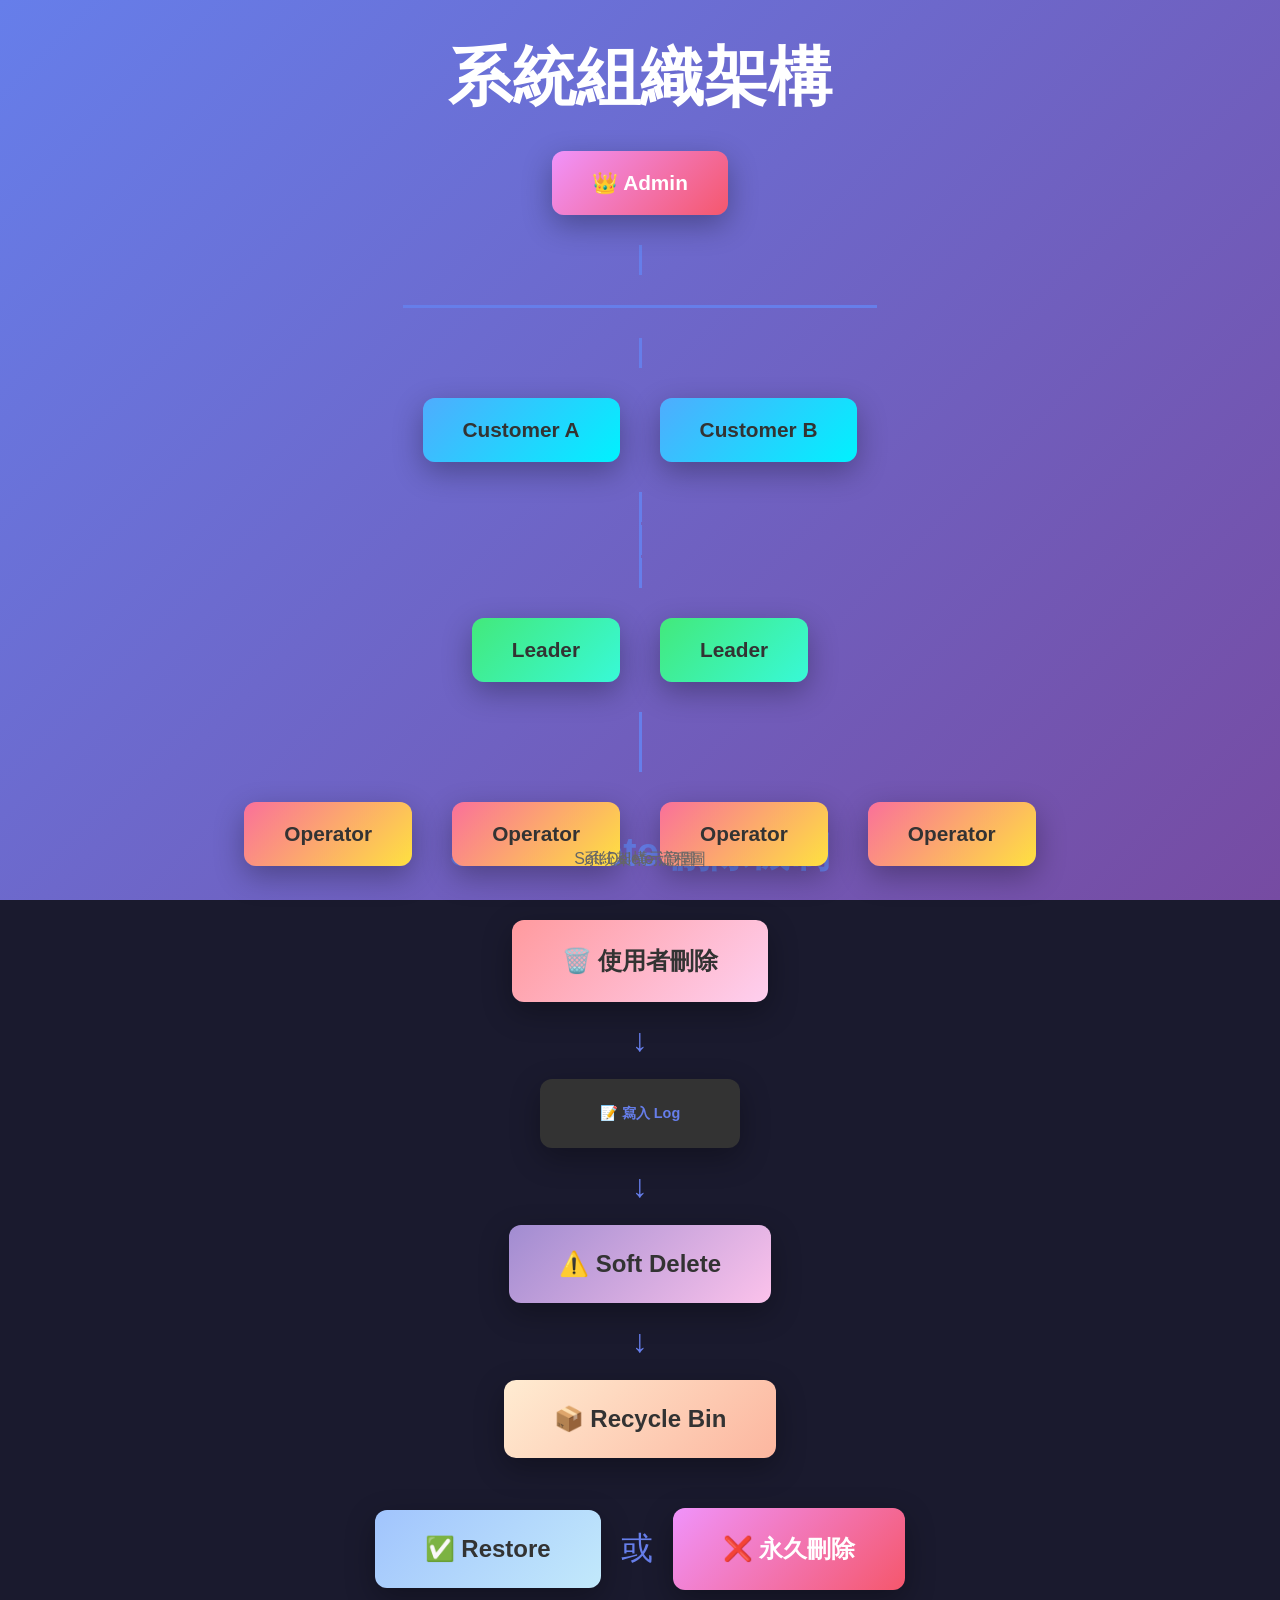
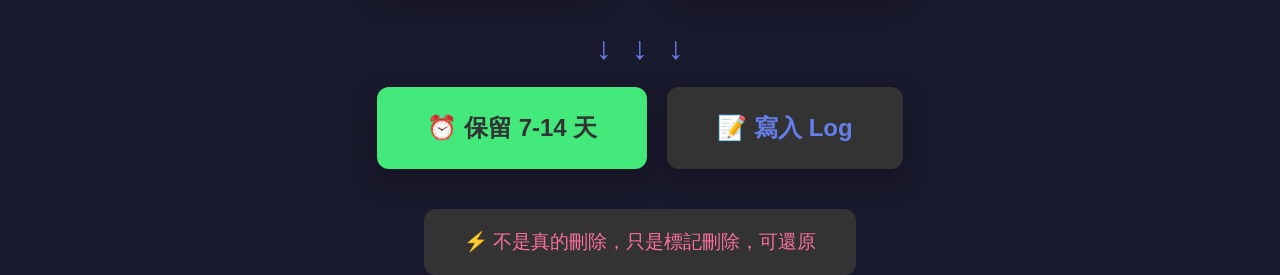
<file: slides/presentation.html>
<!DOCTYPE html>
<html lang="zh-TW">
<head>
  <meta charset="UTF-8">
  <meta name="viewport" content="width=device-width, initial-scale=1.0">
  <title>系統架構投影片</title>
  <style>
    * { margin: 0; padding: 0; box-sizing: border-box; }
    
    body {
      font-family: -apple-system, BlinkMacSystemFont, 'Segoe UI', Roboto, sans-serif;
      background: #1a1a2e;
      color: #fff;
    }
    
    .slide {
      width: 100vw;
      height: 100vh;
      display: flex;
      flex-direction: column;
      justify-content: center;
      align-items: center;
      padding: 60px;
      page-break-after: always;
    }
    
    .slide-title {
      background: linear-gradient(135deg, #667eea 0%, #764ba2 100%);
    }
    
    h1 {
      font-size: 4em;
      margin-bottom: 30px;
      text-align: center;
    }
    
    h2 {
      font-size: 2.5em;
      color: #667eea;
      margin-bottom: 40px;
    }
    
    .org-chart {
      display: flex;
      flex-direction: column;
      align-items: center;
      gap: 30px;
    }
    
    .level {
      display: flex;
      gap: 40px;
      justify-content: center;
      position: relative;
    }
    
    .box {
      background: #fff;
      color: #333;
      padding: 20px 40px;
      border-radius: 12px;
      font-weight: bold;
      font-size: 1.3em;
      text-align: center;
      min-width: 120px;
      box-shadow: 0 10px 30px rgba(0,0,0,0.3);
    }
    
    .box.admin { background: linear-gradient(135deg, #f093fb 0%, #f5576c 100%); color: #fff; }
    .box.customer { background: linear-gradient(135deg, #4facfe 0%, #00f2fe 100%); }
    .box.leader { background: linear-gradient(135deg, #43e97b 0%, #38f9d7 100%); }
    .box.operator { background: linear-gradient(135deg, #fa709a 0%, #fee140 100%); }
    
    .connector {
      width: 3px;
      height: 30px;
      background: #667eea;
      margin: 0 auto;
    }
    
    .connector-h {
      height: 3px;
      background: #667eea;
      width: 60%;
      margin: 0 auto;
    }
    
    .connector-v {
      display: flex;
      flex-direction: column;
      align-items: center;
    }
    
    .flow-chart {
      display: flex;
      flex-direction: column;
      gap: 20px;
      align-items: center;
    }
    
    .flow-box {
      background: #fff;
      color: #333;
      padding: 25px 50px;
      border-radius: 12px;
      font-weight: bold;
      font-size: 1.5em;
      text-align: center;
      min-width: 200px;
      box-shadow: 0 10px 30px rgba(0,0,0,0.3);
    }
    
    .flow-box.delete { background: linear-gradient(135deg, #ff9a9e 0%, #fecfef 100%); }
    .flow-box.soft { background: linear-gradient(135deg, #a18cd1 0%, #fbc2eb 100%); }
    .flow-box.recycle { background: linear-gradient(135deg, #ffecd2 0%, #fcb69f 100%); }
    .flow-box.restore { background: linear-gradient(135deg, #a1c4fd 0%, #c2e9fb 100%); }
    .flow-box.permanent { background: linear-gradient(135deg, #f093fb 0%, #f5576c 100%); color: #fff; }
    .flow-box.log { background: #333; color: #667eea; font-size: 0.9em; }
    
    .arrow {
      font-size: 2em;
      color: #667eea;
    }
    
    .flow-row {
      display: flex;
      align-items: center;
      gap: 20px;
    }
    
    .note {
      margin-top: 40px;
      padding: 20px 40px;
      background: #333;
      border-radius: 12px;
      font-size: 1.2em;
      color: #fa709a;
    }
    
    .slide-footer {
      position: absolute;
      bottom: 30px;
      font-size: 1em;
      color: #666;
    }
    
    @media print {
      .slide { page-break-after: always; height: 100vh; }
      body { background: #fff; }
    }
  </style>
</head>
<body>

<!-- Slide 1: 組織架構 -->
<div class="slide slide-title">
  <h1>系統組織架構</h1>
  
  <div class="org-chart">
    <div class="level">
      <div class="box admin">👑 Admin</div>
    </div>
    
    <div class="connector"></div>
    <div class="connector-h"></div>
    <div class="connector"></div>
    
    <div class="level">
      <div class="box customer">Customer A</div>
      <div class="box customer">Customer B</div>
    </div>
    
    <div class="connector-v">
      <div class="connector"></div>
      <div class="connector-h"></div>
      <div class="connector"></div>
      <div class="connector-h"></div>
      <div class="connector"></div>
    </div>
    
    <div class="level">
      <div class="box leader">Leader</div>
      <div class="box leader">Leader</div>
    </div>
    
    <div class="connector-v">
      <div class="connector"></div>
      <div class="connector"></div>
    </div>
    
    <div class="level">
      <div class="box operator">Operator</div>
      <div class="box operator">Operator</div>
      <div class="box operator">Operator</div>
      <div class="box operator">Operator</div>
    </div>
  </div>
  
  <div class="slide-footer">系統架構示意圖</div>
</div>

<!-- Slide 2: Soft Delete 流程 -->
<div class="slide">
  <h2>Soft Delete 刪除機制</h2>
  
  <div class="flow-chart">
    <div class="flow-box delete">🗑️ 使用者刪除</div>
    <div class="arrow">↓</div>
    <div class="flow-box log">📝 寫入 Log</div>
    <div class="arrow">↓</div>
    <div class="flow-box soft">⚠️ Soft Delete</div>
    <div class="arrow">↓</div>
    <div class="flow-box recycle">📦 Recycle Bin</div>
    
    <div class="flow-row" style="margin-top: 30px;">
      <div class="flow-box restore">✅ Restore</div>
      <div class="arrow">或</div>
      <div class="flow-box permanent">❌ 永久刪除</div>
    </div>
    
    <div class="flow-row" style="margin-top: 20px;">
      <div class="arrow">↓</div>
      <div class="arrow">↓</div>
      <div class="arrow">↓</div>
    </div>
    
    <div class="flow-row">
      <div class="flow-box" style="background: #43e97b;">⏰ 保留 7-14 天</div>
      <div class="flow-box" style="background: #333; color: #667eea;">📝 寫入 Log</div>
    </div>
  </div>
  
  <div class="note">
    ⚡ 不是真的刪除，只是標記刪除，可還原
  </div>
  
  <div class="slide-footer">Soft Delete 流程圖</div>
</div>

</body>
</html>
</file>
